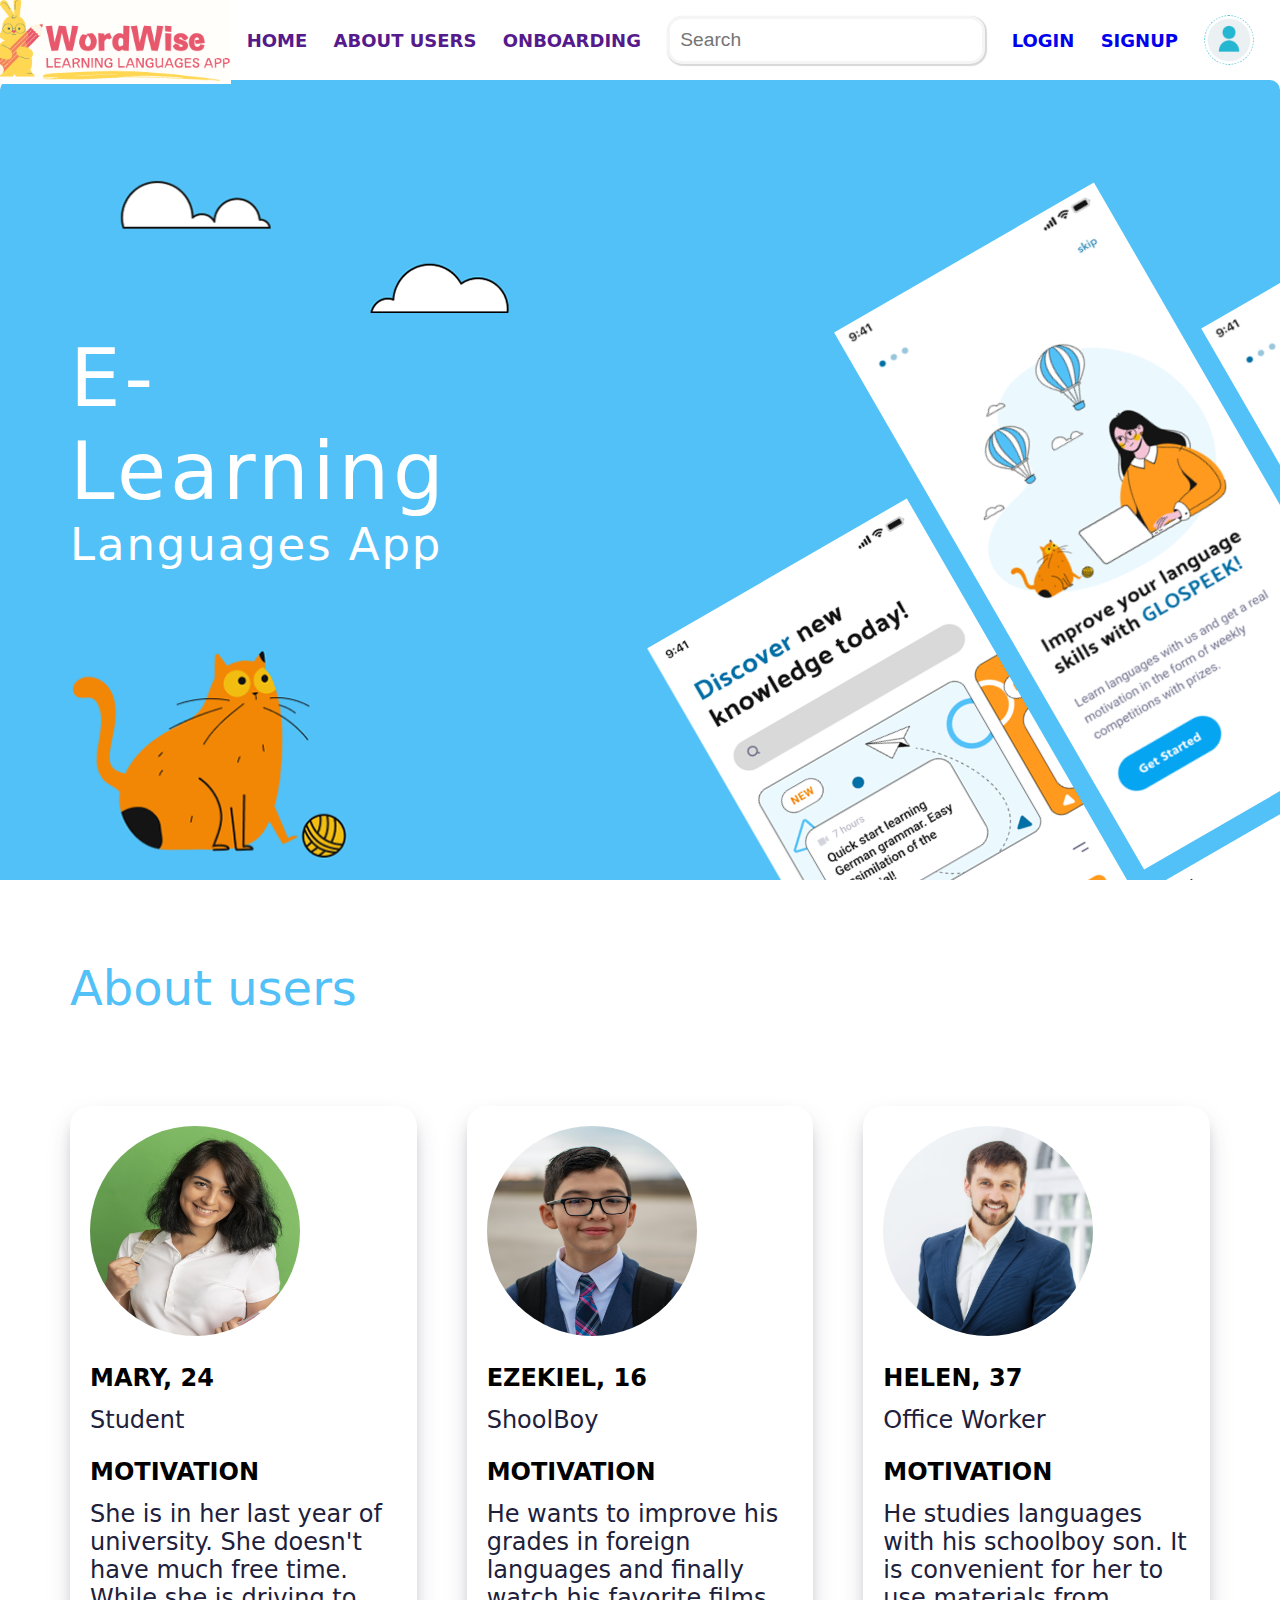
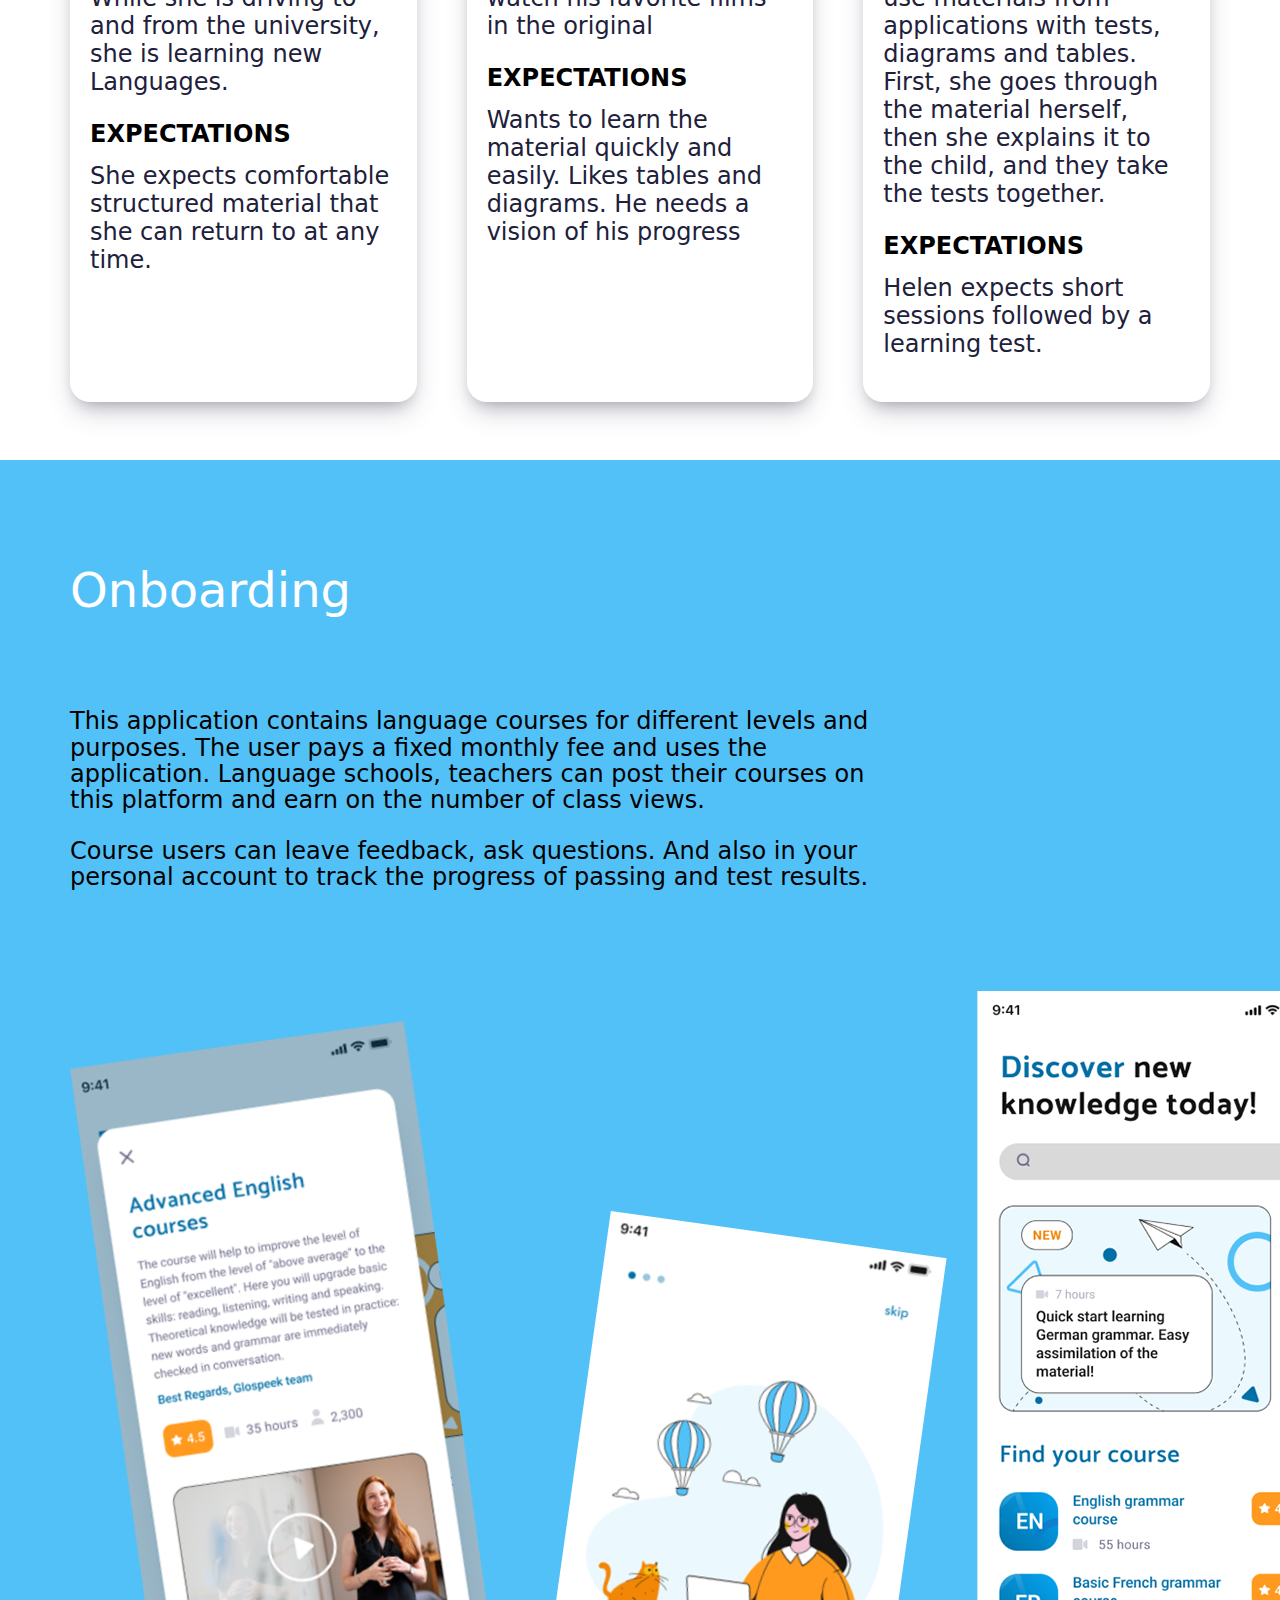
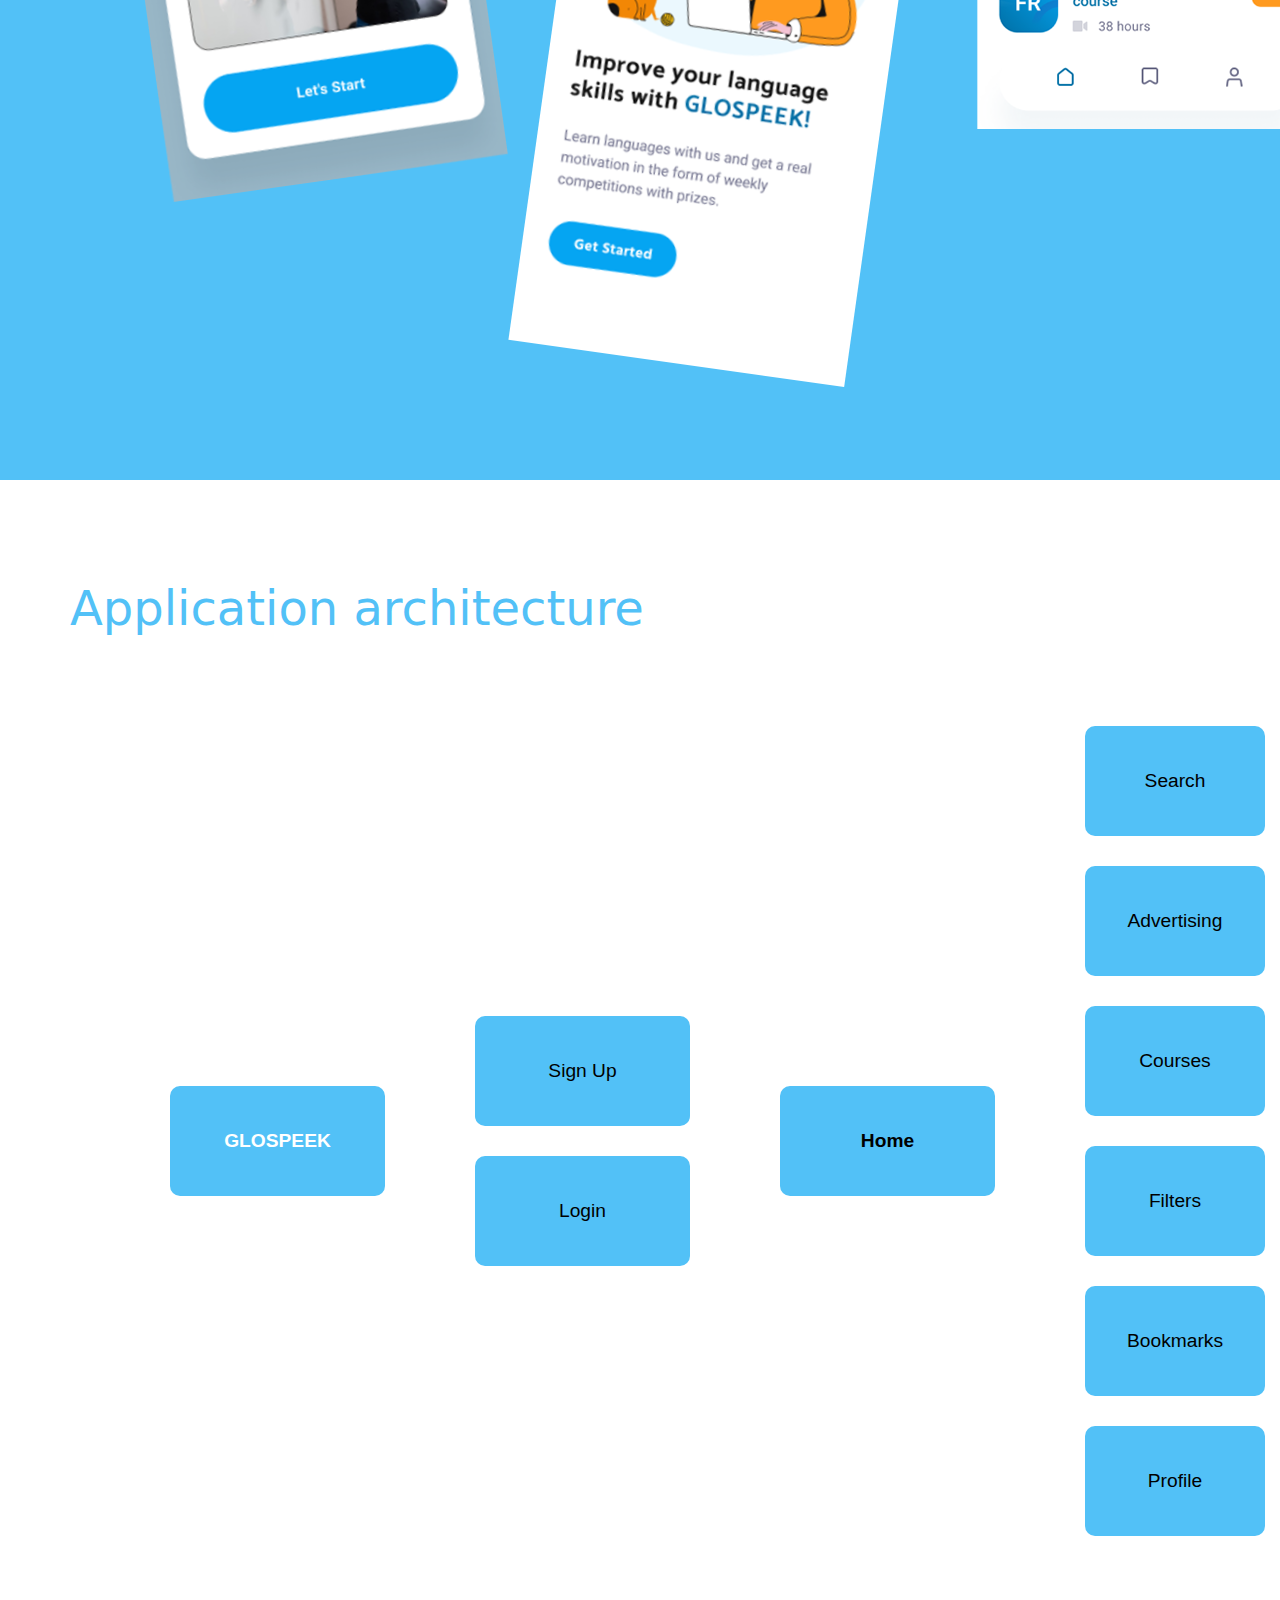
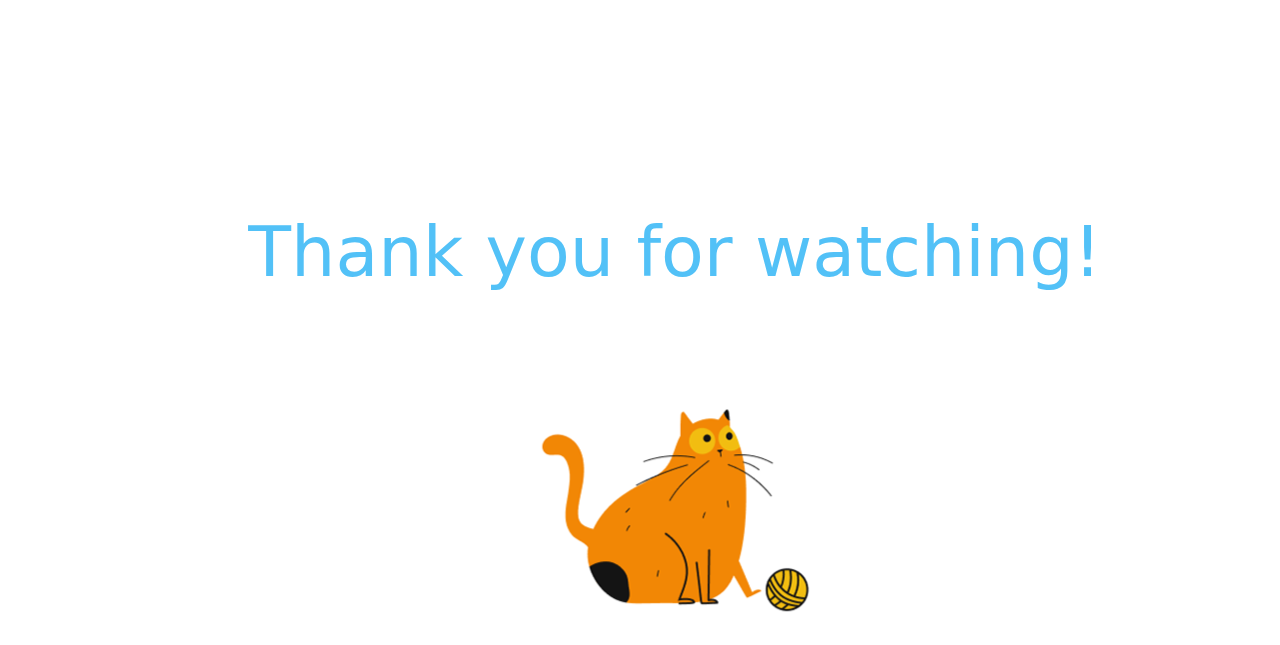
<file: index.html>
<!DOCTYPE html>
<html lang="en">

<head>
  <meta charset="UTF-8" />
  <meta name="viewport" content="width=device-width, initial-scale=1.0" />
  <link rel="stylesheet" href="index.css" />
  <title>WordWise.com</title>
</head>

<body>
  <div id="navbar" >
    <img src="WordWise.png" alt="" />

    <a id="home" href="">HOME</a>
    <a id="ABOUT-USERS" href="">ABOUT USERS</a>
    <a id="ONBOARDING" href="">ONBOARDING</a>
    <input type="text" placeholder="Search" id="search" />
    <a id="loginbtn" href="login.html">LOGIN</a>
    <a id="signupbtn" href="signup.html">SIGNUP</a>



    <div style="display: flex;gap: 10px;font-size: larger;align-items: center;color: rgb(85,26,139);">
      <p id="name"></p>
      <img style="border-radius: 50%;width: 50px;height: 50px;" id="profile" src="profile.png" alt="">

    </div>
    <div id="menu">
      <a id="menuhome" href="">🏠 HOME</a>


      <a id="menuaboutusers" href="">🙋 ABOUT USERS</a>
      <a id="menuonboarding" href="">✍️ ONBOARDING</a>
      <a id="menuloginbtn" href="login.html">➡️ LOGIN</a>
      <a id="menusignupbtn" href="signup.html">➡️ SIGNUP</a>
      <p id="menuname">👤 NAME</p>
      <p id="menuemail">📧 EMAIl</p>
      <a id="menuchat" href="">💬 CHAT</a>
      <a href="">☎️ CONTACT</a>
      <a id="menulogout" href="">📤 LOGOUT</a>
    </div>





  </div>
  <div id="dashboard">
    <div>
      <div>
        <img src="cloud1.png" alt="" />
        <img src="cloud2.png" alt="" />
      </div>
      <h1>E-Learning</h1>
      <h3>Languages App</h3>
      <img src="cat.png" alt="" />
    </div>
    <div id="homeimg">

      <img src="Discover new.png" alt="" />

      <img style="margin-top: -180px" src="improve learning.png" alt="" />

      <img src="improve learning.png" alt="" />
      <img src="Discover new.png" alt="" />
      <img style="margin-top: -180px" src="Discover new.png" alt="" />
      <img src="Discover new.png" alt="" />
    </div>
  </div>
  <div id="aboutusers">
    <h1>About users</h1>
    <div>
      <div>
        <img src="user1.jpg" alt="" />
        <h3>MARY, 24</h3>
        <p>Student</p>
        <h3>MOTIVATION</h3>
        <p>
          She is in her last year of university. She doesn't have much free
          time. While she is driving to and from the university, she is
          learning new Languages.
        </p>
        <h3>EXPECTATIONS</h3>
        <p>
          She expects comfortable structured material that she can return to
          at any time.
        </p>
      </div>

      <div>
        <img src="user2.jpg" alt="" />
        <h3>EZEKIEL, 16</h3>
        <p>ShoolBoy</p>
        <h3>MOTIVATION</h3>
        <p>
          He wants to improve his grades in foreign languages and finally
          watch his favorite films in the original
        </p>
        <h3>EXPECTATIONS</h3>
        <p>Wants to learn the material quickly and easily. Likes tables and diagrams. He needs a vision of his progress
        </p>
      </div>
      <div>
        <img src="user3.jpg" alt="" />
        <h3>HELEN, 37</h3>
        <p>Office Worker</p>
        <h3>MOTIVATION</h3>
        <p>
          He studies languages with his schoolboy son. It is convenient for her to use materials from applications with
          tests, diagrams and tables. First, she goes through the material herself, then she explains it to the child,
          and they take the tests together.
        </p>
        <h3>EXPECTATIONS</h3>
        <p>
          Helen expects short sessions followed by a learning test.
        </p>
      </div>
    </div>
  </div>
  <div id="onboarding">
    <div>
      <h1>Onboarding</h1>
      <p>This application contains language courses for different levels and purposes. The user pays a fixed monthly fee
        and uses the application. Language schools, teachers can post their courses on this platform and earn on the
        number of class views.</p>
      <p>Course users can leave feedback, ask questions. And also in your personal account to track the progress of
        passing and test results.</p>
    </div>
    <div>
      <img src="advance english.png" alt="">
      <img src="improve learning.png" alt="">
      <img src="Discover new.png" alt="">
    </div>
  </div>
  <div id="architecture">
    <div>
      <h1>Application architecture</h1>
      <div id="tree">
        <div> <button>GLOSPEEK</button></div>
        <div><button>Sign Up</button>
          <button>Login</button>
        </div>
        <div> <button>Home</button></div>
        <div> <button>Search</button>
          <button>Advertising</button>
          <button>Courses</button>
          <button>Filters</button>
          <button>Bookmarks</button>
          <button>Profile</button>
        </div>

      </div>
    </div>
    <div>
      <h1>Thank you for watching!</h1>
      <img src="cat2.png" alt="">
    </div>

  </div>
</body>

</html>

<script>

  let menu = document.getElementById("menu")
  menu.style.display = "none"

  let menuhome = document.getElementById("menuhome")
  let menulogout = document.getElementById("menulogout")
  let menuaboutusers = document.getElementById("menuaboutusers")
  let menuonboarding = document.getElementById("menuonboarding")
  let menuloginbtn = document.getElementById("menuloginbtn")
  let menusignupbtn = document.getElementById("menusignupbtn")
  let menuname = document.getElementById("menuname")
  let menuemail = document.getElementById("menuemail")

  menuhome.style.display = "none"
  menulogout.style.display = "none"
  menuaboutusers.style.display = "none"
  menuonboarding.style.display = "none"
  menuloginbtn.style.display = "none"
  menusignupbtn.style.display = "none"
  menuname.style.display = "none"
  menuemail.style.display = "none"

  let screen = window.innerWidth
  if (screen < 451) {
    menuhome.style.display = "none"
    menuaboutusers.style.display = "none"
    menuonboarding.style.display = "none"
    menuloginbtn.style.display = "block"
    menusignupbtn.style.display = "block"
    menuname.style.display = "none"
    menuemail.style.display = "none"
    
  }
  let search = document.getElementById("search")
  let alltag = document.getElementsByTagName("*")
  let home = document.getElementById("home")
  let dashboard = document.getElementById("dashboard")

  let profile = document.getElementById("profile")

  let name = document.getElementById("name")
  name.style.display = "none"

  profile.addEventListener("click", function () {

    menu.style.display = "block"

  })


  let ABOUT_USERS = document.getElementById("ABOUT-USERS")
  let aboutusers = document.getElementById("aboutusers")

  let ONBOARDING = document.getElementById("ONBOARDING")
  let onboarding = document.getElementById("onboarding")
  let isLoggedin = localStorage.getItem("isLoggedin")
  let loginbtn = document.getElementById("loginbtn")

  let signupbtn = document.getElementById("signupbtn")

  let storedname = localStorage.getItem("storedname")
  let lastname = localStorage.getItem("lastname")
  let storedemail = localStorage.getItem("storedemail")



  home.addEventListener("click", function () {
    event.preventDefault()
    dashboard.scrollIntoView({ behavior: 'smooth' });
  })

  ABOUT_USERS.addEventListener("click", function () {
    event.preventDefault()
    aboutusers.scrollIntoView({ behavior: 'smooth' });
  })

  ONBOARDING.addEventListener("click", function () {
    event.preventDefault()
    onboarding.scrollIntoView({ behavior: 'smooth' });
  })

  

</script>
<script src="afterlogin.js"></script>
</file>
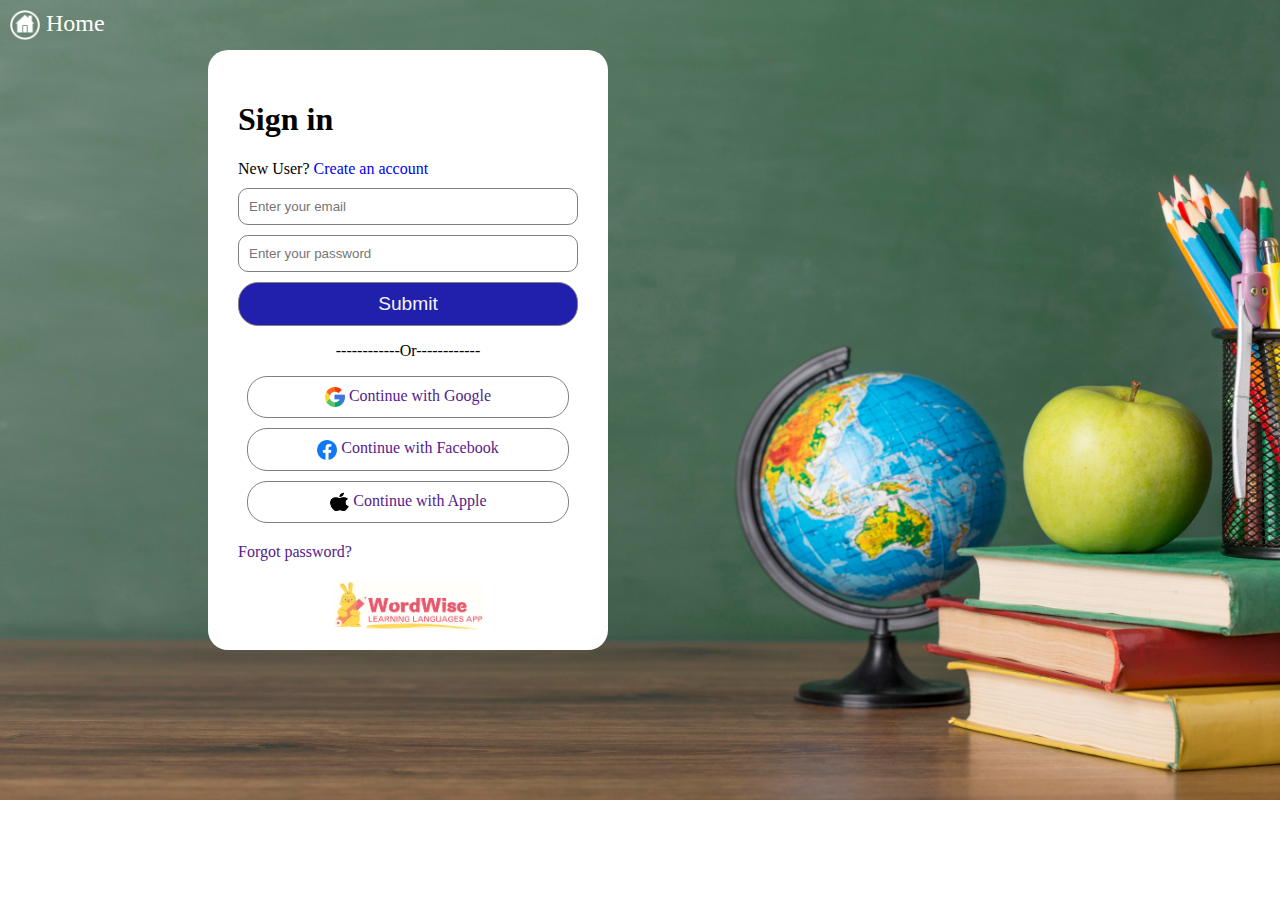
<file: login.html>
<!DOCTYPE html>
<html lang="en">

<head>
    <meta charset="UTF-8">
    <meta name="viewport" content="width=device-width, initial-scale=1.0">
    <link rel="stylesheet" href="login.css">
    <title>Document</title>
    <a style="text-decoration: none; color: white; font-size: x-large;top: 10px ;left: 10px; position: absolute;"
        href="index.html"> <img style="width: 30px;height: 30px;" src="home.png" alt=""> Home</a>
</head>

<body>
   
    <div id="login">
        <h1>Sign in</h1>
        <div>
            New User?<a href="signup.html" style="text-decoration: none;"> Create an account</a>
        </div>

        <form>

            <input type="email" id="email" name="email" placeholder="Enter your email" required>


            <input type="password" id="password" placeholder="Enter your password">

            <input type="submit" value="Submit">
        </form>
        <p>------------Or------------</p>
        <div id="other">
            <a href="">
                <img src="google.png" alt="">
                Continue with Google
            </a>

            <a href="">
                <img src="facebook.png" alt="">
                Continue with Facebook
            </a>

            <a href="">
                <img src="apple.png" alt="">
                Continue with Apple
            </a>
        </div>

        <div style="margin-top: 20px;">
            <a style="text-decoration: none; " href="">Forgot password?</a>
        </div>
        <div id="logo">
            <img src="WordWise.png" alt="">
        </div>


    </div>
</body>

</html>
<script>
    localStorage.setItem("isLoggedin", false)
    let storedata = localStorage.getItem("storedata")

    let form = document.querySelector("form")
    let email = document.getElementById("email")
    let password = document.getElementById("password")
    if (storedata == null) {
        storedata = []
    }
    else {
        storedata = JSON.parse(storedata)
    }
    form.addEventListener("submit", function () {
        event.preventDefault()
        let flag = false
        let name=""
        let lastname=""
        let storedemail=""
        storedata.forEach(element => {
            if (email.value == element.email && password.value == element.password) {
                flag = true
                 name=element.firstname
                 lastname=element.lastname
                 storedemail=element.email
            }
        });
        if (flag == true) {
            localStorage.setItem("isLoggedin", true)
            localStorage.setItem("storedname",name)
            localStorage.setItem("lastname",lastname)
            localStorage.setItem("storedemail",storedemail)
            alert("logged in successfully")
            window.location.href = "index.html"

        }
        else {

            alert("Incorrect email or password")
        }
    })
</script>
</file>
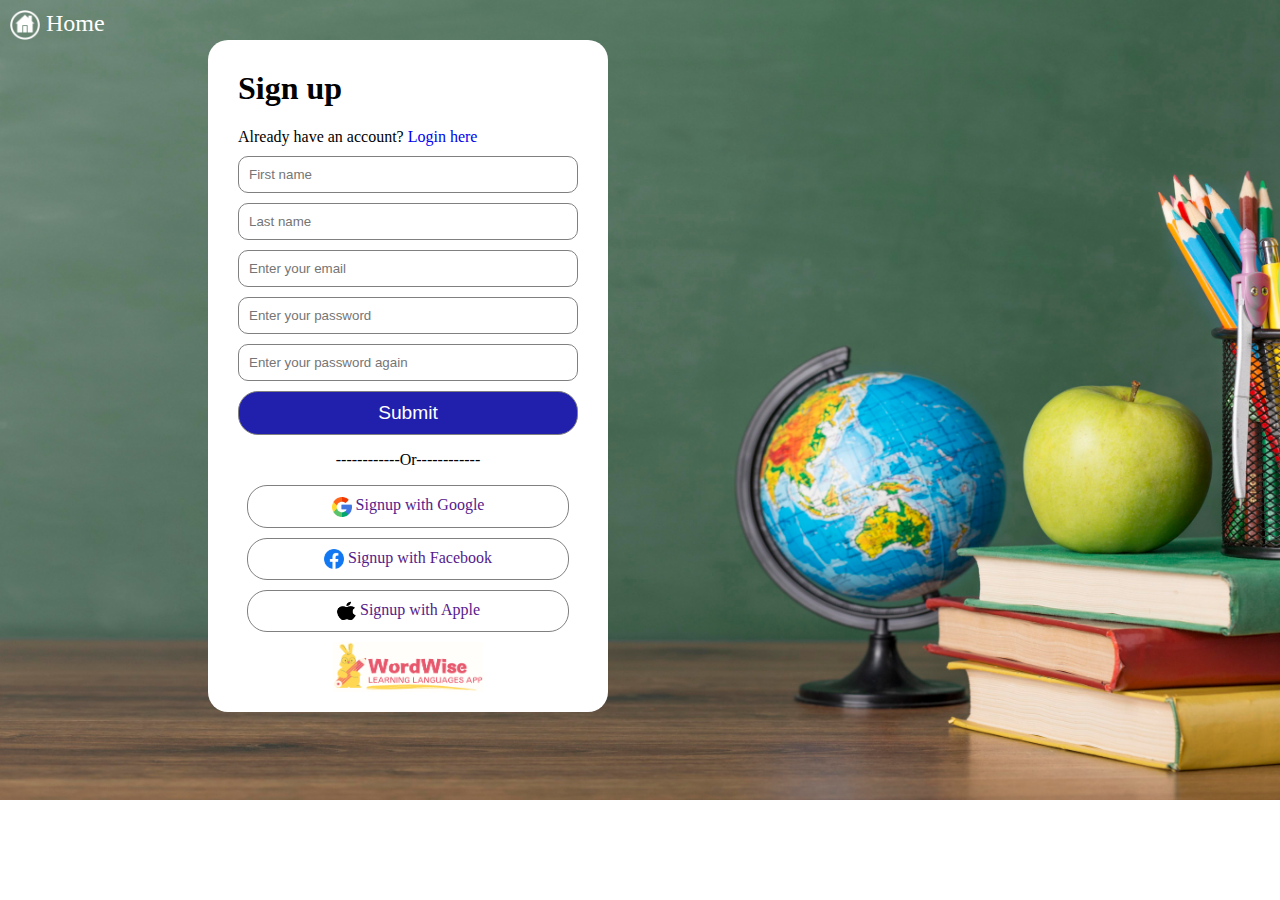
<file: signup.html>
<!DOCTYPE html>
<html lang="en">

<head>
    <meta charset="UTF-8">
    <meta name="viewport" content="width=device-width, initial-scale=1.0">
    <link rel="stylesheet" href="signup.css">
    <title>Document</title>
    <a style="text-decoration: none; color: white; font-size: x-large;top: 10px ;left: 10px; position: absolute;"
        href="index.html"><img style="width: 30px;height: 30px;" src="home.png" alt=""> Home</a>
</head>

<body>
   
    <div id="login">
        <h1>Sign up</h1>
        <div>Already have an account? <a style="text-decoration: none;" href="login.html"> Login here</a></div>

        <form>
            <input id="firstname" type="text" placeholder="First name" required>
            <input type="text" name="" id="lastname" placeholder="Last name" required>

            <input type="email" id="email" name="email" placeholder="Enter your email" required>


            <input type="password" id="password" placeholder="Enter your password" required>
            <input id="repassword" type="password" placeholder="Enter your password again" required>
            <input type="submit" value="Submit">
        </form>
        <p>------------Or------------</p>
        <div id="other">
            <a href="">
                <img src="google.png" alt="">
                Signup with Google
            </a>

            <a href="">
                <img src="facebook.png" alt="">
                Signup with Facebook
            </a>

            <a href="">
                <img src="apple.png" alt="">
                Signup with Apple
            </a>
        </div>

        <div id="logo">
            <img src="WordWise.png" alt="">
        </div>



    </div>
</body>

</html>
<script>
    let storedata = localStorage.getItem("storedata")
    let form = document.querySelector("form")
    let firstname = document.getElementById("firstname")
    let lastname = document.getElementById("lastname")
    let email = document.getElementById("email")
    let password = document.getElementById("password")
    let repassword = document.getElementById("repassword")



    if (storedata == null) {
        storedata = []
    }
    else {
        storedata = JSON.parse(storedata)
    }
    form.addEventListener("submit", function () {
        event.preventDefault()
        if (password.value === repassword.value) {
            let data = {
                firstname: firstname.value,
                lastname: lastname.value,
                email: email.value,
                password: password.value,
                
            }
            storedata.push(data)
            localStorage.setItem("storedata", JSON.stringify(storedata))
            localStorage.setItem("isLoggedin",false)
            alert("account created sucessfully")
            window.location.href="login.html"
        }
        else {
           
           
            alert("password and re-typed password didn't match!")
        }

    })


</script>
</file>
<file: index.css>
body {
  width: 100%;
  margin: auto;
  font-family: system-ui, -apple-system, BlinkMacSystemFont, 'Segoe UI', Roboto, Oxygen, Ubuntu, Cantarell, 'Open Sans', 'Helvetica Neue', sans-serif;
} 

#navbar {


  display: grid;
  grid-template-columns: repeat(8, auto);
  grid-template-rows: repeat(1, auto);
  /* gap: 40px; */
  align-items: center;
  font-weight: 600;
  justify-content: space-between;
  /* background-color: rgb(82, 193, 247); */
  box-sizing: border-box;
  /* padding-left: 70px; */
  /* padding-right: 0px; */
width: 98%;
}



#navbar>a {
  text-decoration: none;
  font-size: large;
  width: max-content;
  cursor: pointer;


}

#navbar>a:focus {
  transform: scale(1.1);
}

#navbar>a {
  transition: color 0.3s;

}

#navbar>a:hover {
  color: #dc3545;

}

#navbar>input {
  width: 300px;
  height: 40px;
  border-radius: 15px;
  border: solid 3px;
  border-color: whitesmoke;
  font-size: larger;
  padding-left: 10px;
  box-shadow: 1px 1px 1px 1px rgb(216, 216, 216);
}

#navbar>img {
  height: 80px;


}

#navbar>img {
  transition: transform 0.3s;
}

#navbar img:hover {
  transform: scale(1.1);
}

#dashboard {
  background-color: rgb(82, 193, 247);
  height: 800px;
  display: flex;
  overflow: hidden;
  border-top-left-radius: 10px;
  border-top-right-radius: 10px;

}

#dashboard>div:nth-child(1) {

  display: flex;
  flex-direction: column;
  margin-top: 100px;
  margin-left: 70px;

}

#dashboard>div:nth-child(1)>div>img:nth-child(1) {
  margin-left: 50px;
  margin-bottom: 30px;
}

#dashboard>div:nth-child(1)>div>img:nth-child(2) {
  margin-left: 300px;
  margin-bottom: 0px;
}

#dashboard h1 {
  color: white;
  letter-spacing: 1mm;
  font-size: 80px;
  margin-bottom: 0px;
  font-weight: 500;
  margin-top: 15px;
}

#dashboard h3 {
  color: white;
  letter-spacing: 0.5mm;
  font-size: 45px;
  margin-top: 0;
  font-weight: 500;
  margin-bottom: 80px;
}

#dashboard>div:nth-child(1)>img {
  width: 280px;
  opacity: 1;
  transition: opacity 1s ease;

}

#dashboard>div:nth-child(1)>img:hover {
  opacity: 0;
}

#dashboard>div:nth-child(2) {

  display: grid;
  grid-template-columns: repeat(3, 1fr);
  gap: 20px;
  transform: rotate(-30deg) skewX(0deg);
  margin-top: 300px;
  margin-left: 200px;
}

#dashboard>div:nth-child(2)>img {
  width: 300px;
  height: 620px;
  transition: 0.3s;
}

#dashboard>div:nth-child(2)>img:hover {
  transform: scale(1.05);

}


#aboutusers {
  padding-left: 70px;

  padding-right: 70px;
  height: 1100px;
}

#aboutusers>h1 {
  color: rgb(82, 193, 247);
  margin-top: 80px;
  margin-bottom: 90px;
  font-weight: 500;
  font-size: xxx-large;
}

#aboutusers>div {
  display: grid;
  grid-template-columns: repeat(3, 1fr);
  gap: 50px;
}
#aboutusers>div>div{
    padding: 20px;
  box-shadow: rgba(50, 50, 93, 0.25) 0px 13px 27px -5px, rgba(0, 0, 0, 0.3) 0px 8px 16px -8px;
  border-radius: 20px;
}
#aboutusers div>img {

  border-radius: 50%;
  width: 210px;
  height: 210px;
}

#aboutusers div>h3 {
  margin-bottom: -10px;
  font-size: x-large;
}

#aboutusers div>p {
  font-size: x-large;
  text-align: left;
  color: rgb(32, 32, 59);
}




#onboarding {
  background-color: rgb(82, 193, 247);
  padding-left: 70px;
  padding-right: 70px;
  padding-top: 70px;
  height: 1550px;

}

#onboarding>div>h1 {
  color: white;

  margin-bottom: 90px;
  font-weight: 500;
  font-size: xxx-large;
}

#onboarding>div>p {
  font-size: x-large;
  text-align: left;

  width: 800px;
  font-weight: 450;
  line-height: 1.1;

}

#onboarding>div:nth-child(2) {
  margin-top: 100px;
  display: grid;
  grid-template-columns: repeat(3, 1fr);

  box-sizing: border-box;
  justify-items: center;

}

#onboarding>div:nth-child(2)>img {
  /* width: 300px;
  height: 620px; */
  transition: 0.3s;
}

#onboarding>div:nth-child(2)>img:nth-child(1) {
  margin-top: 50px;
  transform: rotate(-8deg);
  margin-left: 50px;
}

#onboarding>div:nth-child(2)>img:nth-child(2) {
  margin-top: 240px;
  transform: rotate(8deg);
  margin-left: 100px;
}

#onboarding>div:nth-child(2)>img:nth-child(3) {
  margin-left: 80px;
}

#onboarding>div:nth-child(2)>img:hover {
  transform: scale(1.05);
}


#architecture {
  padding-left: 70px;
}

#architecture h1 {
  color: rgb(82, 193, 247);
  margin-top: 100px;
  margin-bottom: 90px;
  font-weight: 500;
  font-size: xxx-large;
}

#architecture>div:nth-child(2)>h1 {
  color: rgb(82, 193, 247);
  margin-top: 80px;
  margin-bottom: 90px;
  font-weight: 500;
  font-size: xxx-large;
  text-align: center;
  
}




#tree {
  display: flex;
  gap: 90px;
margin-left: 100px;
}

#tree>div {
  display: flex;
  flex-direction: column;
  row-gap: 30px;
}

#tree button {
  background-color: rgb(82, 193, 247);
  border-radius: 10px;
  border: none;
  width: 215px;
  height: 110px;
  font-size: larger;

}

#tree button:focus {
  background-color: lightgray;
  transform: translateY(-5px);
}

#tree>div:nth-child(3) {
  margin-top: 360px;

}

#tree>div:nth-child(2) {
  margin-top: 290px;
}

#tree>div:nth-child(3)>button {
  font-weight: bold;
}

#tree>div:nth-child(1) {
  margin-top: 360px;

}

#tree>div:nth-child(1)>button {
  color: white;
  font-weight: bold;
}

#tree div:nth-child(4)>button {
  width: 180px;
}


#architecture>div:nth-child(2) {
  margin-top: 275px;
  text-align: center;
}

#architecture>div:nth-child(2)>h1 {
  font-size: 70px;
}


#menu {
  display: flex;
  background-color: white;
  flex-direction: column;
  position: absolute;
  z-index: 99999;
  margin-top: 220px;
  margin-left: 87%;
  width: fit-content;
  height: fit-content;
  border-radius: 10px;
  padding: 2%;
  font-size: larger;
  box-shadow: 1px 2px 1px 1px rgb(204, 191, 191);
  cursor: pointer;
  color: rgb(85, 26, 139);

}

#menu a {
  text-decoration: none;
  display: block;
  margin-bottom: 10px
}

#menulogout{
  display: none;
}


@media screen and (max-width:451px) {

  #home {
    display: none;

  }

  #ABOUT-USERS {
    display: none;

  }

  #ONBOARDING {
    display: none;
  }

  #search {
    display: none;
  }
  #loginbtn{
    display: none;
  }
  #signupbtn{
    display: none;
  }

  body {
    width: 448px;
    margin: auto;
    font-family: system-ui, -apple-system, BlinkMacSystemFont, 'Segoe UI', Roboto, Oxygen, Ubuntu, Cantarell, 'Open Sans', 'Helvetica Neue', sans-serif;
  }

  #navbar {
    grid-template-columns: repeat(2, auto);
    grid-template-rows: repeat(1, auto);
    font-weight: 600;
    width: 99%;
    box-sizing: border-box;
   justify-content: space-between;
  }

  #navbar>a {
    font-size: 100%;
   
  }

  #navbar>img {
    size: 100%;
 
  }

  #dashboard {
    height: 100%;
  }


  #dashboard>div:nth-child(1) {
    margin-top: 10%;
    margin-left: 0%;


    width: 100%;
    box-sizing: border-box;

  }

  #dashboard>div:nth-child(1)>div>img:nth-child(1) {
    margin-left: 5%;
    margin-bottom: 8%;
  }

  #dashboard>div:nth-child(1)>div>img:nth-child(2) {
    margin-left: 60%;
    margin-bottom: 0px;
  }

  #dashboard h1 {
    text-align: center;
    font-size: 60px;
    margin-bottom: 0px;
    font-weight: 500;
    margin-top: 5%;
  }

  #dashboard h3 {
    text-align: center;
    letter-spacing: 0.5mm;
    font-size: 30px;
    margin-top: 0;
    font-weight: 500;
    margin-bottom: 80px;
  }

  #dashboard>div:nth-child(1)>img {
    width: 60%;

    opacity: 1;
    transition: opacity 1s ease;
    margin-left: 20%;
  }

  #dashboard>div:nth-child(2) {
    display: none;
  }

  #aboutusers {
    padding-left: 5%;

    padding-right: 5%;
    height: max-content;
  }

  #aboutusers>h1 {
    color: rgb(82, 193, 247);
    margin-top: 15%;
    margin-bottom: 15%;
    font-weight: 500;
    font-size: xxx-large;
  }

  #aboutusers>div {
    grid-template-columns: repeat(1, auto);
  
  }
 
  #aboutusers>div >div:nth-child(3){
margin-bottom: 10%;
  }
  #onboarding {

    padding-left: 5%;
    padding-right: 5%;
    padding-top: 10%;
    height: auto;

  }

  #onboarding>div>h1 {

    margin-bottom: 15%;
    font-weight: 500;
    font-size: xxx-large;
  }

  #onboarding>div>p {
    font-size: x-large;
    text-align: left;

    width: auto;
    font-weight: 450;
    line-height: 1.1;

  }

  #onboarding>div:nth-child(2) {
    margin-top: 10%;
    grid-template-columns: repeat(1, auto);
    justify-content: center;
  }

  #onboarding>div:nth-child(2)>img:nth-child(1) {
    margin-top: 10%;
    transform: rotate(0);
    margin-left: 0;
  
  }

  #onboarding>div:nth-child(2)>img:nth-child(2) {
    margin-top: 10%;
    transform: rotate(0);
    margin-left: 0;
  }

  #onboarding>div:nth-child(2)>img:nth-child(3) {
    margin-top: 10%;
    transform: rotate(0);
    margin-left: 0;
    margin-bottom: 5%;
  }

  #architecture {
    padding-left: 5%;
    padding-right: 5%;
    width: 100%;
    box-sizing: border-box;
  }

  #architecture h1 {

    margin-top: 15%;
    margin-bottom: 15%;

  }

  #tree {
    display: flex;
   
    flex-direction: column;
    padding: 0;
align-items: center;
margin-left: 0;
  }

  #tree>div {
    display: flex;
    flex-direction: column;
    
    
   
  }
  #tree button {
    background-color: rgb(82, 193, 247);
    border-radius: 10px;
    border: none;
    width: 215px;
    height: 110px;
    font-size: larger;
  
  }
  #tree>div:nth-child(3) {
    margin-top: 2%;
  
  }
  #tree>div:nth-child(2) {
    margin-top: 2%;

  }
  #tree>div:nth-child(1) {
    margin-top: 2%;
  
  }

  #architecture{
    height: max-content;
  }
  #architecture>div:nth-child(2) {
    margin-top: 5%;
    padding: 0;
    text-align: center;
   
   
  }
  #architecture>div:nth-child(2)>h1 {
    font-size: 200%;
    margin-bottom: 10%;
  }
  #architecture>div:nth-child(2)>img {
   width: 50%;
   height: 50%;
   margin-top: 0;
   margin-bottom: 2%;

  }
  
  #menu{
    margin-top: 240px;
  margin-left: 68%;


 
  }
  #menuhome{
    display: none;
  }
  #menuaboutusers{
    display: block;
  }
}
</file>
<file: login.css>
body {
    background-image: url("background1.jpg");
    background-repeat: no-repeat;
    background-size: 1535px 800px;

}

#login {
    margin-left: 200px;
    margin-top: 50px;
    border-radius: 20px;
    /* border: solid teal ; */
    height: 600px;
    width: 400px;
    background-color: white;
    padding: 30px;
    box-sizing: border-box;

}

#login>div:nth-child(2) {
    margin-bottom: 10px;
}


form {
    display: flex;
    flex-direction: column;
    row-gap: 10px;
}

form>input {
    padding: 10px;
    border: solid 1px grey;
    border-radius: 10px;
}

form>input:nth-child(3) {
    /* background-color: rgb(60, 60, 206); */
    background-color: rgb(32, 32, 173);
    color: whitesmoke;
    font-size: larger;
    border-radius: 20px;

}

form>input:nth-child(3):focus {
    transform: scale(0.95);
}

#other {
    display: flex;
    flex-direction: column;
    margin-bottom: 10px;
    text-align: center;
    align-items: center;
    gap: 10px;
}

#other>a {
    text-decoration: none;
    border: grey solid 1px;
    width: 300px;
    padding: 10px;
    border-radius: 20px;
    text-align: center;
    align-items: center;
    vertical-align: middle;
    justify-content: center;
    align-content: center;
}

p {
    text-align: center;

}

img {
    height: 20px;
    width: 20px;
    vertical-align: middle;
}

#logo{
   text-align: center;
   margin-top: 20px;
}
#logo>img {
    width: 150px;
    height: 50px;
  
    
}


@media screen and (max-width:451px) {
   
    #login {
        margin-left: 1%;
        margin-top: 15%;
        border-radius: 20px;
        /* border: solid teal ; */
        height: 100%;
        width: 90%;
        background-color: white;
        padding: 30px;
        box-sizing: border-box;
    
    }
    #logo{
        text-align: center;
        margin-top: 20px;
        margin-bottom: 0;
     }
    #logo>img {
        width: 150px;
        height: 50px;
      
    
    }
}
</file>
<file: signup.css>
body {
    background-image: url("background1.jpg");
    background-repeat: no-repeat;
    background-size: 1535px 800px;

}

#login{
    margin-left: 200px;
    margin-top: 40px;
   border-radius: 20px;
  /* border: solid teal ; */
    height: fit-content;
    width: 400px;
    background-color: white;
    padding: 30px;
    box-sizing: border-box;

}
#login>h1{
    margin-top: 0;
}

#login>div:nth-child(2){
   margin-bottom: 10px;
}


form{
    display: flex;
    flex-direction: column;
    row-gap: 10px;
}
form>input{
    padding: 10px;
  border: solid 1px grey;
  border-radius: 10px;
}
form>input:nth-child(6){
    background-color: rgb(32, 32, 173);
    color: white;
    font-size: larger;
    border-radius: 20px;
}
form>input:nth-child(6):focus{
    transform: scale(0.95);
}
#other{
    display: flex;
    flex-direction: column;
    margin-bottom: 10px;
    text-align: center;
align-items: center;
gap: 10px;
}
#other>a{
    text-decoration: none;
    border: grey solid 1px;
    width: 300px;
    padding: 10px;
   border-radius: 20px;
    
}
p{
text-align: center;

}

img{
   height: 20px;
    width: 20px;
    vertical-align: middle;
    
}
#logo{
    text-align: center;
    margin-top: 0;
    margin-bottom: -10px;
}
#logo>img{
 width: 150px;
 height: 50px;

}



@media screen and (max-width:451px) {

    #login {
        margin-left: 1%;
        margin-top: 15%;
        border-radius: 20px;
        /* border: solid teal ; */
        height: 100%;
        width: 90%;
        background-color: white;
        padding: 30px;
        box-sizing: border-box;
 
    }

}
</file>
